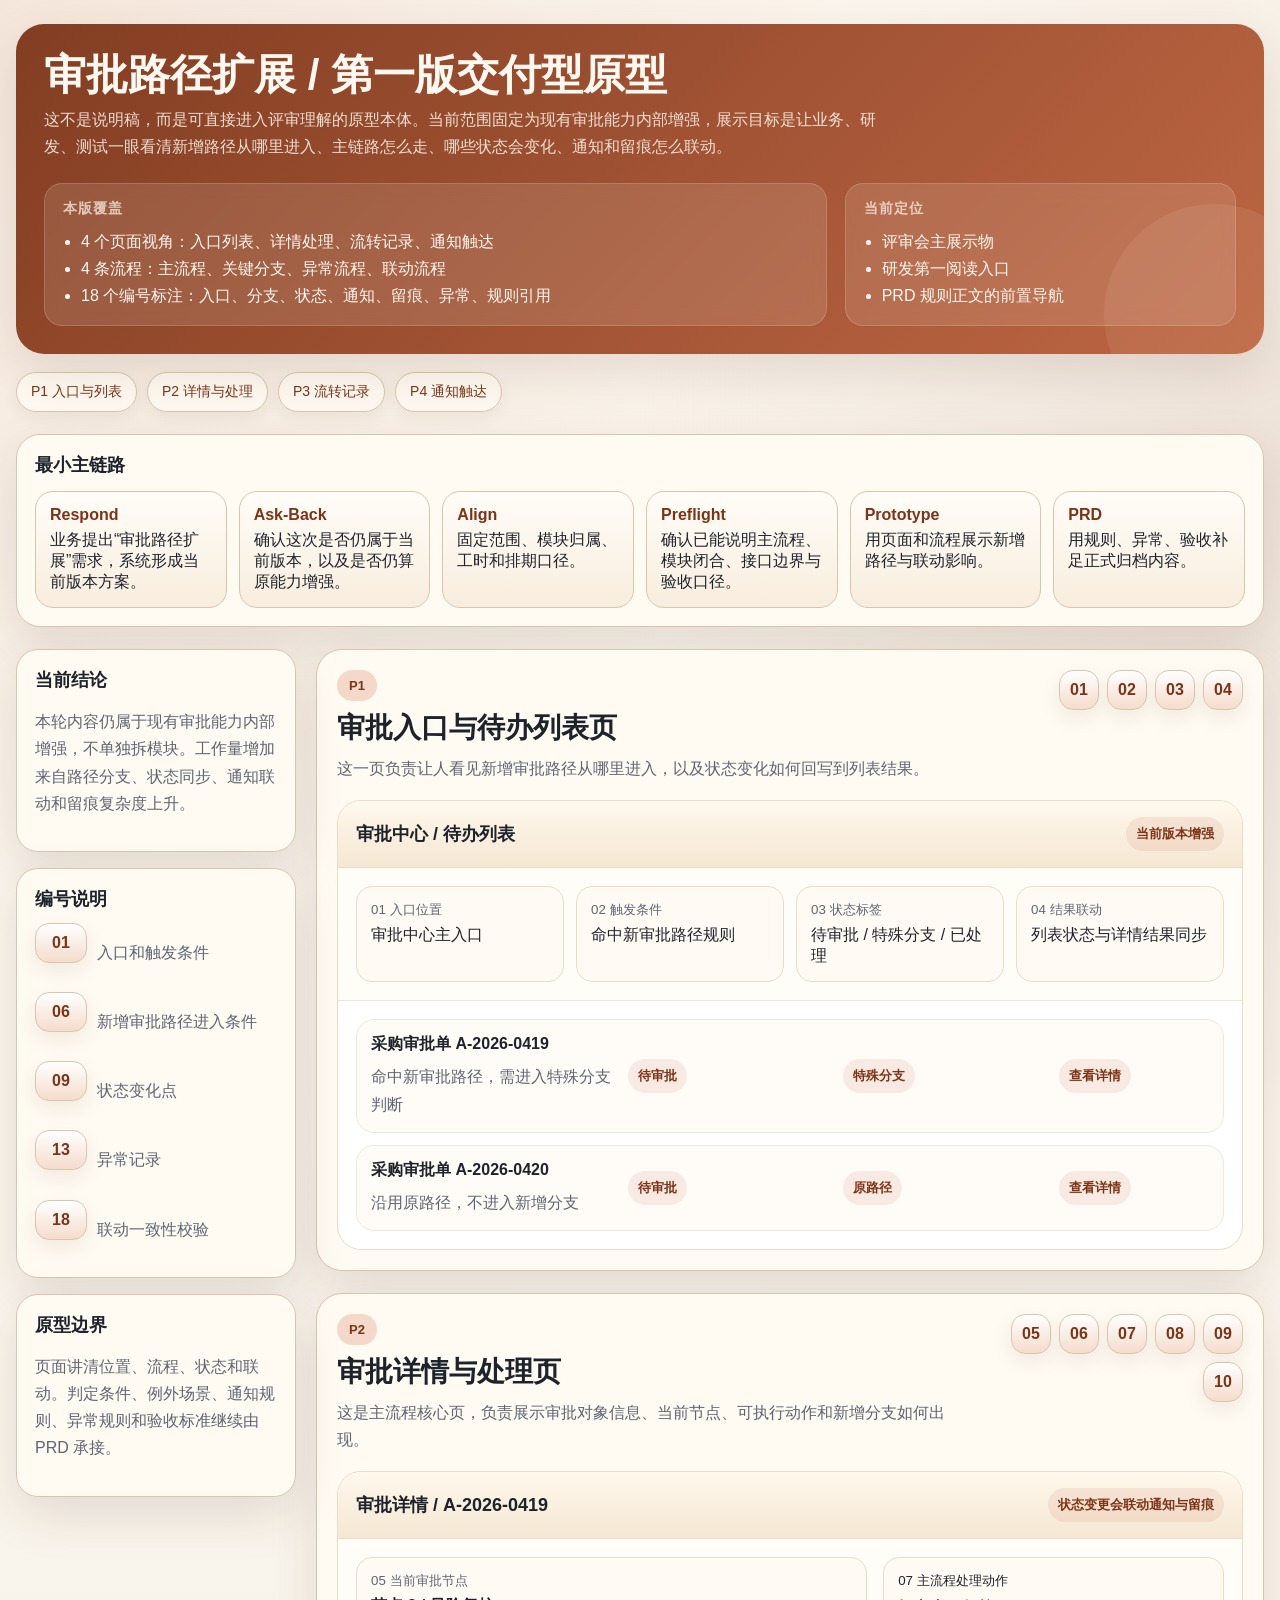
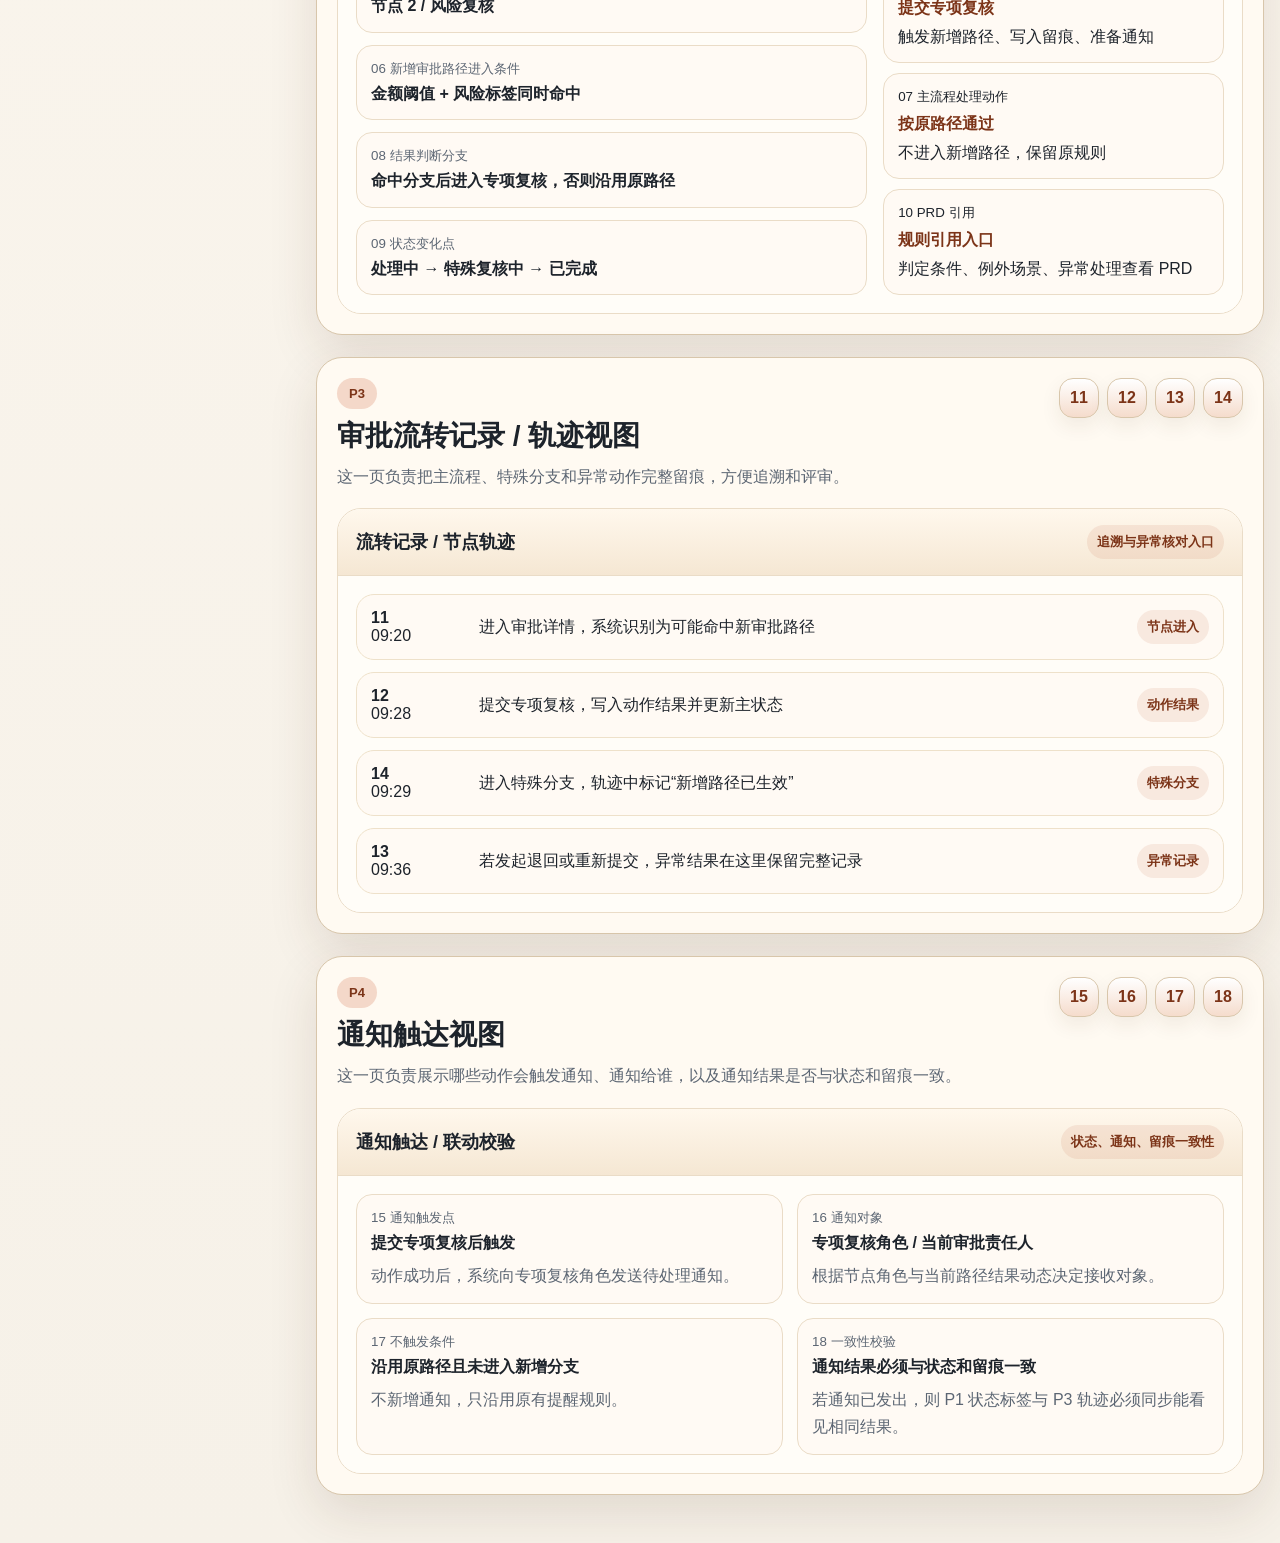
<file: deliverables/prototype-v1/index.html>
<!DOCTYPE html>
<html lang="zh-CN">
<head>
  <meta charset="UTF-8">
  <meta name="viewport" content="width=device-width, initial-scale=1.0">
  <title>审批路径扩展 - 第一版交付型原型</title>
  <style>
    :root {
      --bg: #f6f1e8;
      --surface: #fffaf2;
      --surface-strong: #f0e3cf;
      --ink: #1d232b;
      --muted: #5c6673;
      --line: #d8c6ab;
      --accent: #b6542d;
      --accent-soft: #f4d8c9;
      --accent-deep: #7c3418;
      --ok: #2d6a4f;
      --warn: #9f4f1f;
      --shadow: 0 18px 50px rgba(71, 45, 21, 0.12);
      --radius: 20px;
    }

    * {
      box-sizing: border-box;
    }

    body {
      margin: 0;
      font-family: "Microsoft YaHei UI", "PingFang SC", "Noto Sans SC", sans-serif;
      color: var(--ink);
      background:
        radial-gradient(circle at top left, rgba(182, 84, 45, 0.10), transparent 28%),
        radial-gradient(circle at right 15%, rgba(124, 52, 24, 0.10), transparent 22%),
        linear-gradient(180deg, #fcf7ef 0%, var(--bg) 100%);
    }

    a {
      color: inherit;
      text-decoration: none;
    }

    .shell {
      width: min(1280px, calc(100vw - 32px));
      margin: 24px auto 48px;
    }

    .hero {
      background: linear-gradient(135deg, rgba(124, 52, 24, 0.95), rgba(182, 84, 45, 0.88));
      color: #fff8f0;
      border-radius: 28px;
      padding: 28px;
      box-shadow: var(--shadow);
      position: relative;
      overflow: hidden;
    }

    .hero::after {
      content: "";
      position: absolute;
      inset: auto -60px -70px auto;
      width: 220px;
      height: 220px;
      border-radius: 50%;
      background: rgba(255, 243, 231, 0.08);
    }

    .hero h1 {
      margin: 0 0 8px;
      font-size: clamp(28px, 4vw, 42px);
      line-height: 1.1;
    }

    .hero p {
      margin: 0;
      max-width: 840px;
      color: rgba(255, 248, 240, 0.86);
      line-height: 1.7;
    }

    .hero-grid {
      display: grid;
      grid-template-columns: 2fr 1fr;
      gap: 18px;
      margin-top: 22px;
    }

    .hero-card {
      background: rgba(255, 248, 240, 0.12);
      border: 1px solid rgba(255, 244, 235, 0.16);
      border-radius: 18px;
      padding: 16px 18px;
      backdrop-filter: blur(8px);
    }

    .hero-card h2 {
      margin: 0 0 10px;
      font-size: 14px;
      letter-spacing: 0.08em;
      text-transform: uppercase;
      color: rgba(255, 245, 236, 0.72);
    }

    .hero-card ul {
      margin: 0;
      padding-left: 18px;
      line-height: 1.7;
    }

    .sticky-nav {
      display: flex;
      flex-wrap: wrap;
      gap: 10px;
      margin: 18px 0 22px;
    }

    .chip {
      padding: 10px 14px;
      background: rgba(255, 250, 242, 0.96);
      border: 1px solid var(--line);
      border-radius: 999px;
      color: var(--accent-deep);
      font-size: 14px;
      box-shadow: 0 6px 16px rgba(71, 45, 21, 0.06);
    }

    .flowbar {
      background: var(--surface);
      border: 1px solid var(--line);
      border-radius: 24px;
      padding: 18px;
      box-shadow: var(--shadow);
      margin-bottom: 22px;
    }

    .flowbar h2 {
      margin: 0 0 14px;
      font-size: 18px;
    }

    .flowline {
      display: grid;
      grid-template-columns: repeat(6, minmax(0, 1fr));
      gap: 12px;
    }

    .flow-step {
      background: linear-gradient(180deg, #fffdf8, #f8edde);
      border: 1px solid var(--line);
      border-radius: 18px;
      padding: 14px;
      min-height: 110px;
      position: relative;
    }

    .flow-step strong {
      display: block;
      margin-bottom: 6px;
      color: var(--accent-deep);
    }

    .layout {
      display: grid;
      grid-template-columns: 280px 1fr;
      gap: 20px;
      align-items: start;
    }

    .sidebar {
      position: sticky;
      top: 18px;
      display: grid;
      gap: 16px;
    }

    .panel {
      background: var(--surface);
      border: 1px solid var(--line);
      border-radius: 22px;
      padding: 18px;
      box-shadow: var(--shadow);
    }

    .panel h3 {
      margin: 0 0 12px;
      font-size: 18px;
    }

    .panel p,
    .panel li {
      color: var(--muted);
      line-height: 1.7;
    }

    .screen-stack {
      display: grid;
      gap: 22px;
    }

    .screen {
      background: var(--surface);
      border: 1px solid var(--line);
      border-radius: 26px;
      padding: 20px;
      box-shadow: var(--shadow);
    }

    .screen-top {
      display: flex;
      justify-content: space-between;
      align-items: start;
      gap: 16px;
      margin-bottom: 18px;
    }

    .screen-tag {
      display: inline-flex;
      padding: 8px 12px;
      border-radius: 999px;
      background: var(--accent-soft);
      color: var(--accent-deep);
      font-weight: 700;
      font-size: 13px;
      margin-bottom: 8px;
    }

    .screen h2 {
      margin: 0;
      font-size: 28px;
    }

    .screen p {
      margin: 8px 0 0;
      color: var(--muted);
      line-height: 1.7;
    }

    .annotation-strip {
      display: flex;
      flex-wrap: wrap;
      gap: 8px;
      justify-content: flex-end;
      max-width: 360px;
    }

    .anno {
      min-width: 40px;
      height: 40px;
      border-radius: 14px;
      display: inline-flex;
      align-items: center;
      justify-content: center;
      background: linear-gradient(180deg, #fff, #f5dccc);
      border: 1px solid var(--line);
      color: var(--accent-deep);
      font-weight: 800;
      box-shadow: 0 8px 20px rgba(71, 45, 21, 0.08);
    }

    .mock {
      border-radius: 24px;
      background: #fff;
      border: 1px solid #eadcc7;
      overflow: hidden;
    }

    .mock-header {
      display: flex;
      justify-content: space-between;
      align-items: center;
      padding: 16px 18px;
      background: linear-gradient(180deg, #fff8ed, #f5e7d3);
      border-bottom: 1px solid #eadcc7;
    }

    .mock-header strong {
      font-size: 18px;
    }

    .mock-toolbar,
    .grid,
    .detail-grid,
    .timeline,
    .notify-grid {
      padding: 18px;
    }

    .mock-toolbar {
      display: grid;
      grid-template-columns: repeat(4, minmax(0, 1fr));
      gap: 12px;
      background: #fffdf8;
      border-bottom: 1px solid #f0e7db;
    }

    .field,
    .stat,
    .action-card,
    .notify-card,
    .legend {
      background: #fffaf4;
      border: 1px solid #eadcc7;
      border-radius: 16px;
      padding: 14px;
    }

    .field small,
    .stat small,
    .legend small,
    .notify-card small {
      display: block;
      color: var(--muted);
      margin-bottom: 6px;
    }

    .grid {
      display: grid;
      gap: 12px;
    }

    .row {
      display: grid;
      grid-template-columns: 1.2fr 1fr 1fr 150px;
      gap: 12px;
      align-items: center;
      background: #fffcf7;
      border: 1px solid #f0e7db;
      border-radius: 18px;
      padding: 14px;
    }

    .badge {
      display: inline-flex;
      align-items: center;
      gap: 8px;
      padding: 8px 10px;
      border-radius: 999px;
      background: rgba(182, 84, 45, 0.10);
      color: var(--accent-deep);
      font-weight: 700;
      font-size: 13px;
    }

    .detail-grid {
      display: grid;
      grid-template-columns: 1.2fr 0.8fr;
      gap: 16px;
      background: #fffdf8;
    }

    .stack {
      display: grid;
      gap: 12px;
    }

    .actions {
      display: grid;
      gap: 10px;
    }

    .action-card {
      display: grid;
      gap: 8px;
    }

    .action-card strong {
      color: var(--accent-deep);
    }

    .timeline {
      display: grid;
      gap: 12px;
      background: #fffdf8;
    }

    .timeline-item {
      display: grid;
      grid-template-columns: 96px 1fr auto;
      gap: 12px;
      align-items: center;
      border: 1px solid #eee1ca;
      border-radius: 18px;
      padding: 14px;
      background: #fffaf4;
    }

    .notify-grid {
      display: grid;
      grid-template-columns: repeat(2, minmax(0, 1fr));
      gap: 14px;
      background: #fffdf8;
    }

    .legend-list {
      display: grid;
      gap: 10px;
    }

    .legend-item {
      display: grid;
      grid-template-columns: 52px 1fr;
      gap: 10px;
      align-items: start;
    }

    .legend-item .anno {
      width: 52px;
    }

    @media (max-width: 1024px) {
      .hero-grid,
      .layout,
      .detail-grid,
      .notify-grid,
      .flowline {
        grid-template-columns: 1fr;
      }

      .sidebar {
        position: static;
      }

      .mock-toolbar,
      .row,
      .timeline-item {
        grid-template-columns: 1fr;
      }

      .annotation-strip {
        justify-content: start;
      }
    }
  </style>
</head>
<body>
  <div class="shell">
    <section class="hero">
      <h1>审批路径扩展 / 第一版交付型原型</h1>
      <p>这不是说明稿，而是可直接进入评审理解的原型本体。当前范围固定为现有审批能力内部增强，展示目标是让业务、研发、测试一眼看清新增路径从哪里进入、主链路怎么走、哪些状态会变化、通知和留痕怎么联动。</p>
      <div class="hero-grid">
        <div class="hero-card">
          <h2>本版覆盖</h2>
          <ul>
            <li>4 个页面视角：入口列表、详情处理、流转记录、通知触达</li>
            <li>4 条流程：主流程、关键分支、异常流程、联动流程</li>
            <li>18 个编号标注：入口、分支、状态、通知、留痕、异常、规则引用</li>
          </ul>
        </div>
        <div class="hero-card">
          <h2>当前定位</h2>
          <ul>
            <li>评审会主展示物</li>
            <li>研发第一阅读入口</li>
            <li>PRD 规则正文的前置导航</li>
          </ul>
        </div>
      </div>
    </section>

    <nav class="sticky-nav">
      <a class="chip" href="#p1">P1 入口与列表</a>
      <a class="chip" href="#p2">P2 详情与处理</a>
      <a class="chip" href="#p3">P3 流转记录</a>
      <a class="chip" href="#p4">P4 通知触达</a>
    </nav>

    <section class="flowbar">
      <h2>最小主链路</h2>
      <div class="flowline">
        <div class="flow-step"><strong>Respond</strong> 业务提出“审批路径扩展”需求，系统形成当前版本方案。</div>
        <div class="flow-step"><strong>Ask-Back</strong> 确认这次是否仍属于当前版本，以及是否仍算原能力增强。</div>
        <div class="flow-step"><strong>Align</strong> 固定范围、模块归属、工时和排期口径。</div>
        <div class="flow-step"><strong>Preflight</strong> 确认已能说明主流程、模块闭合、接口边界与验收口径。</div>
        <div class="flow-step"><strong>Prototype</strong> 用页面和流程展示新增路径与联动影响。</div>
        <div class="flow-step"><strong>PRD</strong> 用规则、异常、验收补足正式归档内容。</div>
      </div>
    </section>

    <div class="layout">
      <aside class="sidebar">
        <section class="panel">
          <h3>当前结论</h3>
          <p>本轮内容仍属于现有审批能力内部增强，不单独拆模块。工作量增加来自路径分支、状态同步、通知联动和留痕复杂度上升。</p>
        </section>
        <section class="panel">
          <h3>编号说明</h3>
          <div class="legend-list">
            <div class="legend-item"><span class="anno">01</span><p>入口和触发条件</p></div>
            <div class="legend-item"><span class="anno">06</span><p>新增审批路径进入条件</p></div>
            <div class="legend-item"><span class="anno">09</span><p>状态变化点</p></div>
            <div class="legend-item"><span class="anno">13</span><p>异常记录</p></div>
            <div class="legend-item"><span class="anno">18</span><p>联动一致性校验</p></div>
          </div>
        </section>
        <section class="panel">
          <h3>原型边界</h3>
          <p>页面讲清位置、流程、状态和联动。判定条件、例外场景、通知规则、异常规则和验收标准继续由 PRD 承接。</p>
        </section>
      </aside>

      <main class="screen-stack">
        <section class="screen" id="p1">
          <div class="screen-top">
            <div>
              <span class="screen-tag">P1</span>
              <h2>审批入口与待办列表页</h2>
              <p>这一页负责让人看见新增审批路径从哪里进入，以及状态变化如何回写到列表结果。</p>
            </div>
            <div class="annotation-strip">
              <span class="anno">01</span>
              <span class="anno">02</span>
              <span class="anno">03</span>
              <span class="anno">04</span>
            </div>
          </div>
          <div class="mock">
            <div class="mock-header">
              <strong>审批中心 / 待办列表</strong>
              <span class="badge">当前版本增强</span>
            </div>
            <div class="mock-toolbar">
              <div class="field"><small>01 入口位置</small>审批中心主入口</div>
              <div class="field"><small>02 触发条件</small>命中新审批路径规则</div>
              <div class="field"><small>03 状态标签</small>待审批 / 特殊分支 / 已处理</div>
              <div class="field"><small>04 结果联动</small>列表状态与详情结果同步</div>
            </div>
            <div class="grid">
              <div class="row">
                <div>
                  <strong>采购审批单 A-2026-0419</strong>
                  <p>命中新审批路径，需进入特殊分支判断</p>
                </div>
                <div><span class="badge">待审批</span></div>
                <div><span class="badge">特殊分支</span></div>
                <div><span class="badge">查看详情</span></div>
              </div>
              <div class="row">
                <div>
                  <strong>采购审批单 A-2026-0420</strong>
                  <p>沿用原路径，不进入新增分支</p>
                </div>
                <div><span class="badge">待审批</span></div>
                <div><span class="badge">原路径</span></div>
                <div><span class="badge">查看详情</span></div>
              </div>
            </div>
          </div>
        </section>

        <section class="screen" id="p2">
          <div class="screen-top">
            <div>
              <span class="screen-tag">P2</span>
              <h2>审批详情与处理页</h2>
              <p>这是主流程核心页，负责展示审批对象信息、当前节点、可执行动作和新增分支如何出现。</p>
            </div>
            <div class="annotation-strip">
              <span class="anno">05</span>
              <span class="anno">06</span>
              <span class="anno">07</span>
              <span class="anno">08</span>
              <span class="anno">09</span>
              <span class="anno">10</span>
            </div>
          </div>
          <div class="mock">
            <div class="mock-header">
              <strong>审批详情 / A-2026-0419</strong>
              <span class="badge">状态变更会联动通知与留痕</span>
            </div>
            <div class="detail-grid">
              <div class="stack">
                <div class="stat"><small>05 当前审批节点</small><strong>节点 2 / 风险复核</strong></div>
                <div class="stat"><small>06 新增审批路径进入条件</small><strong>金额阈值 + 风险标签同时命中</strong></div>
                <div class="stat"><small>08 结果判断分支</small><strong>命中分支后进入专项复核，否则沿用原路径</strong></div>
                <div class="stat"><small>09 状态变化点</small><strong>处理中 → 特殊复核中 → 已完成</strong></div>
              </div>
              <div class="actions">
                <div class="action-card">
                  <small>07 主流程处理动作</small>
                  <strong>提交专项复核</strong>
                  <span>触发新增路径、写入留痕、准备通知</span>
                </div>
                <div class="action-card">
                  <small>07 主流程处理动作</small>
                  <strong>按原路径通过</strong>
                  <span>不进入新增路径，保留原规则</span>
                </div>
                <div class="action-card">
                  <small>10 PRD 引用</small>
                  <strong>规则引用入口</strong>
                  <span>判定条件、例外场景、异常处理查看 PRD</span>
                </div>
              </div>
            </div>
          </div>
        </section>

        <section class="screen" id="p3">
          <div class="screen-top">
            <div>
              <span class="screen-tag">P3</span>
              <h2>审批流转记录 / 轨迹视图</h2>
              <p>这一页负责把主流程、特殊分支和异常动作完整留痕，方便追溯和评审。</p>
            </div>
            <div class="annotation-strip">
              <span class="anno">11</span>
              <span class="anno">12</span>
              <span class="anno">13</span>
              <span class="anno">14</span>
            </div>
          </div>
          <div class="mock">
            <div class="mock-header">
              <strong>流转记录 / 节点轨迹</strong>
              <span class="badge">追溯与异常核对入口</span>
            </div>
            <div class="timeline">
              <div class="timeline-item">
                <div><strong>11</strong><br>09:20</div>
                <div>进入审批详情，系统识别为可能命中新审批路径</div>
                <div><span class="badge">节点进入</span></div>
              </div>
              <div class="timeline-item">
                <div><strong>12</strong><br>09:28</div>
                <div>提交专项复核，写入动作结果并更新主状态</div>
                <div><span class="badge">动作结果</span></div>
              </div>
              <div class="timeline-item">
                <div><strong>14</strong><br>09:29</div>
                <div>进入特殊分支，轨迹中标记“新增路径已生效”</div>
                <div><span class="badge">特殊分支</span></div>
              </div>
              <div class="timeline-item">
                <div><strong>13</strong><br>09:36</div>
                <div>若发起退回或重新提交，异常结果在这里保留完整记录</div>
                <div><span class="badge">异常记录</span></div>
              </div>
            </div>
          </div>
        </section>

        <section class="screen" id="p4">
          <div class="screen-top">
            <div>
              <span class="screen-tag">P4</span>
              <h2>通知触达视图</h2>
              <p>这一页负责展示哪些动作会触发通知、通知给谁，以及通知结果是否与状态和留痕一致。</p>
            </div>
            <div class="annotation-strip">
              <span class="anno">15</span>
              <span class="anno">16</span>
              <span class="anno">17</span>
              <span class="anno">18</span>
            </div>
          </div>
          <div class="mock">
            <div class="mock-header">
              <strong>通知触达 / 联动校验</strong>
              <span class="badge">状态、通知、留痕一致性</span>
            </div>
            <div class="notify-grid">
              <div class="notify-card">
                <small>15 通知触发点</small>
                <strong>提交专项复核后触发</strong>
                <p>动作成功后，系统向专项复核角色发送待处理通知。</p>
              </div>
              <div class="notify-card">
                <small>16 通知对象</small>
                <strong>专项复核角色 / 当前审批责任人</strong>
                <p>根据节点角色与当前路径结果动态决定接收对象。</p>
              </div>
              <div class="notify-card">
                <small>17 不触发条件</small>
                <strong>沿用原路径且未进入新增分支</strong>
                <p>不新增通知，只沿用原有提醒规则。</p>
              </div>
              <div class="notify-card">
                <small>18 一致性校验</small>
                <strong>通知结果必须与状态和留痕一致</strong>
                <p>若通知已发出，则 P1 状态标签与 P3 轨迹必须同步能看见相同结果。</p>
              </div>
            </div>
          </div>
        </section>
      </main>
    </div>
  </div>
</body>
</html>
</file>
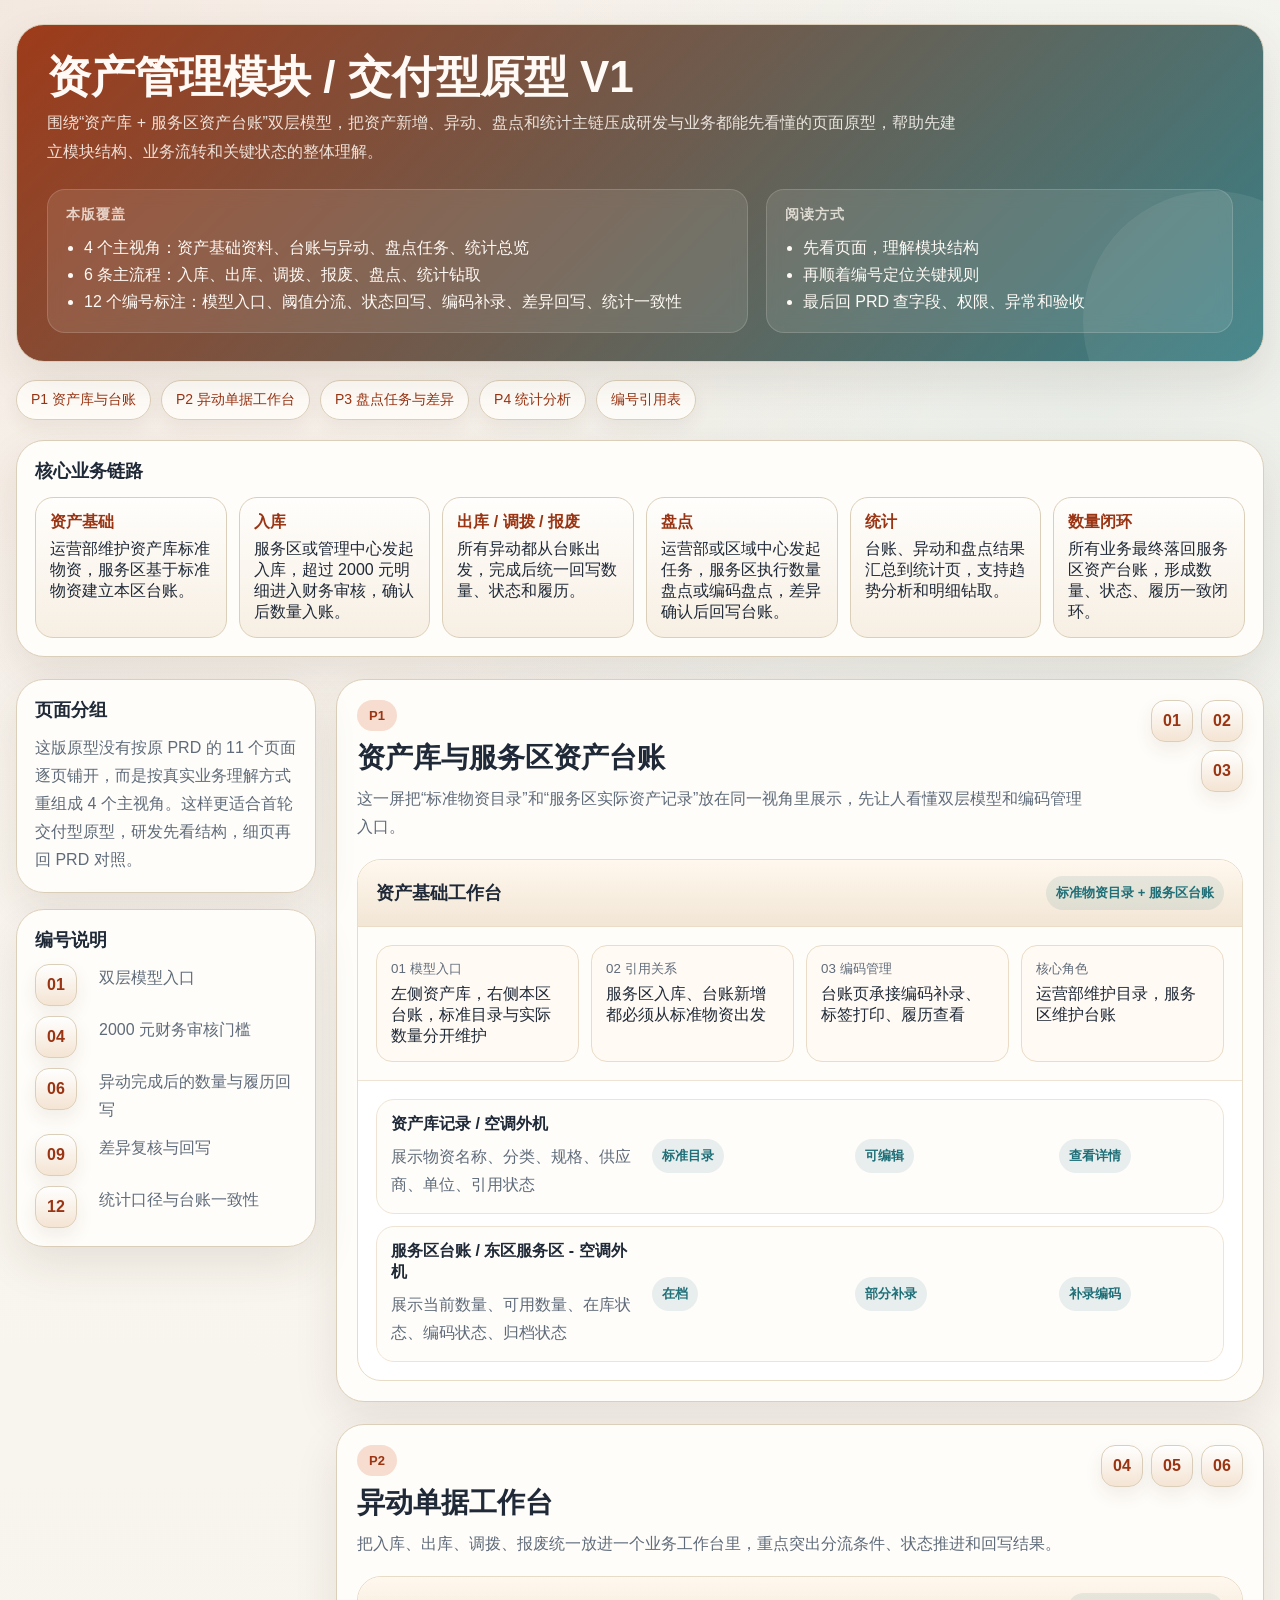
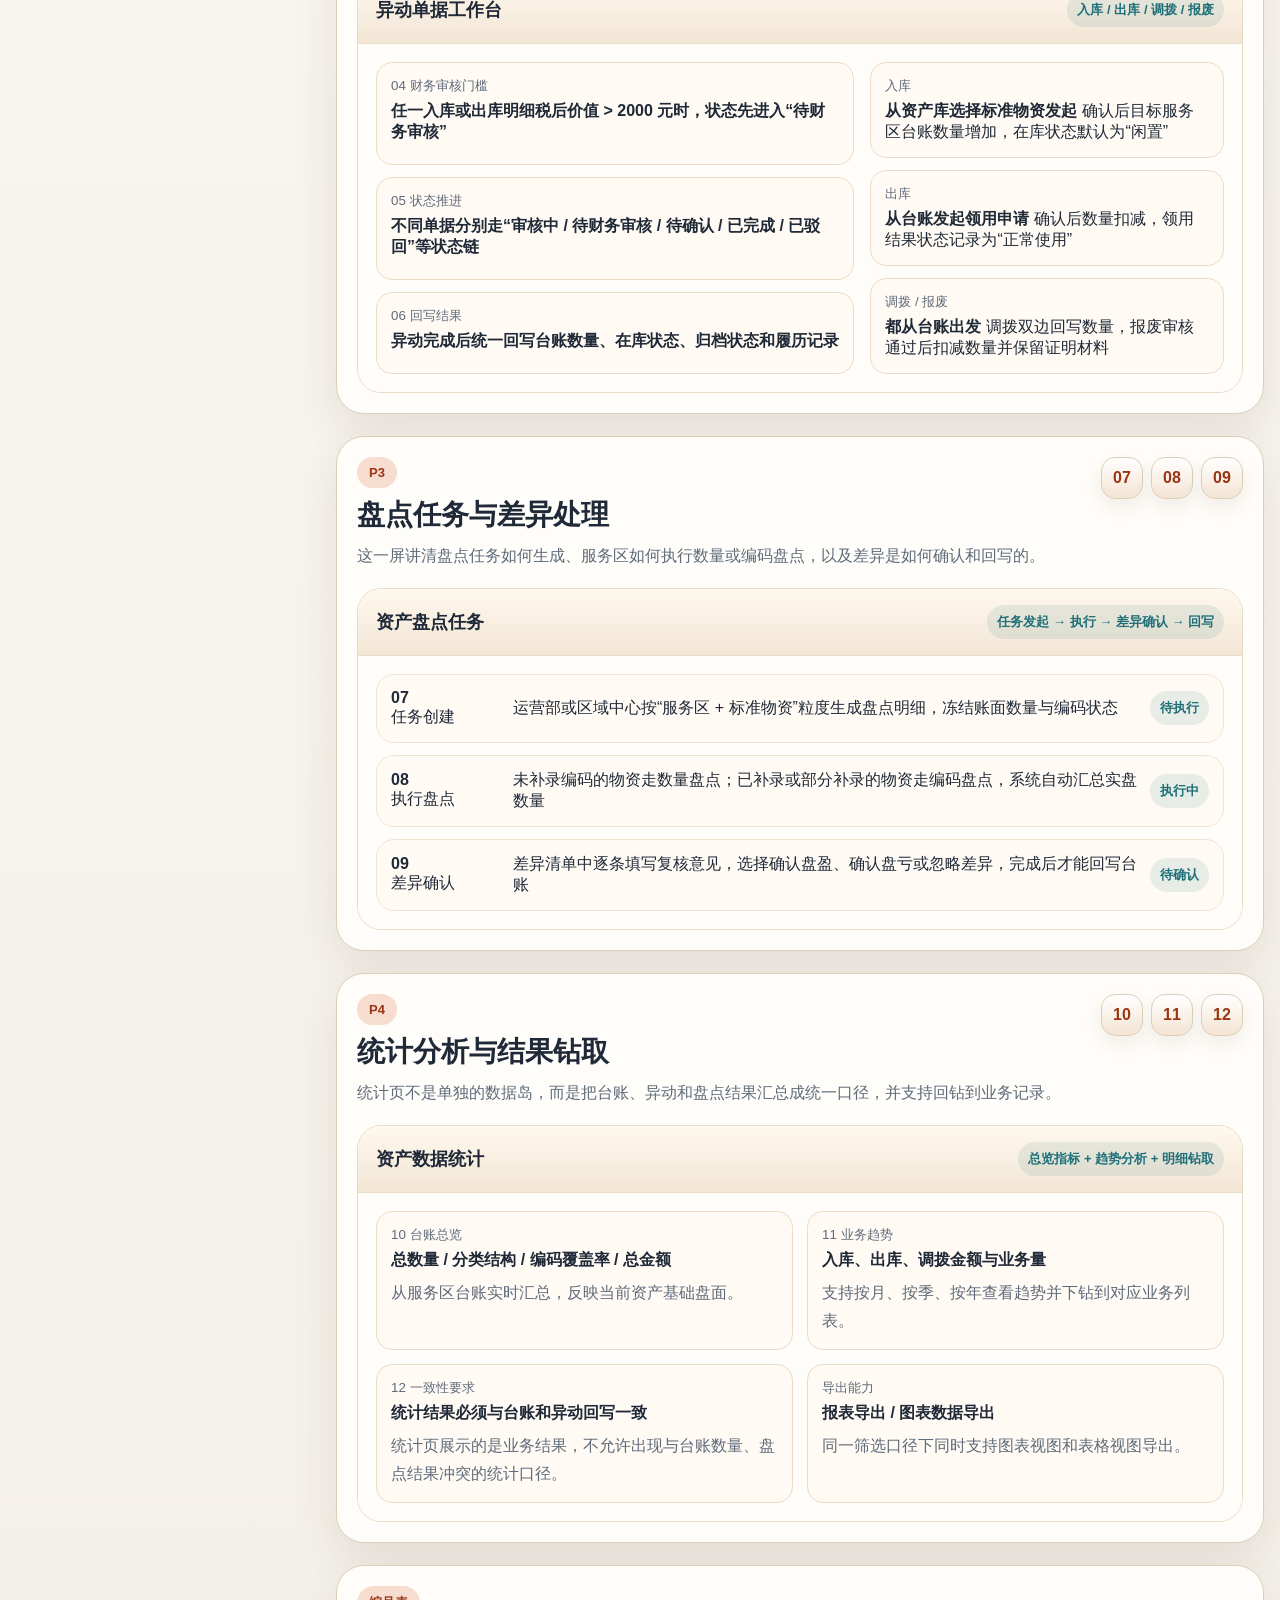
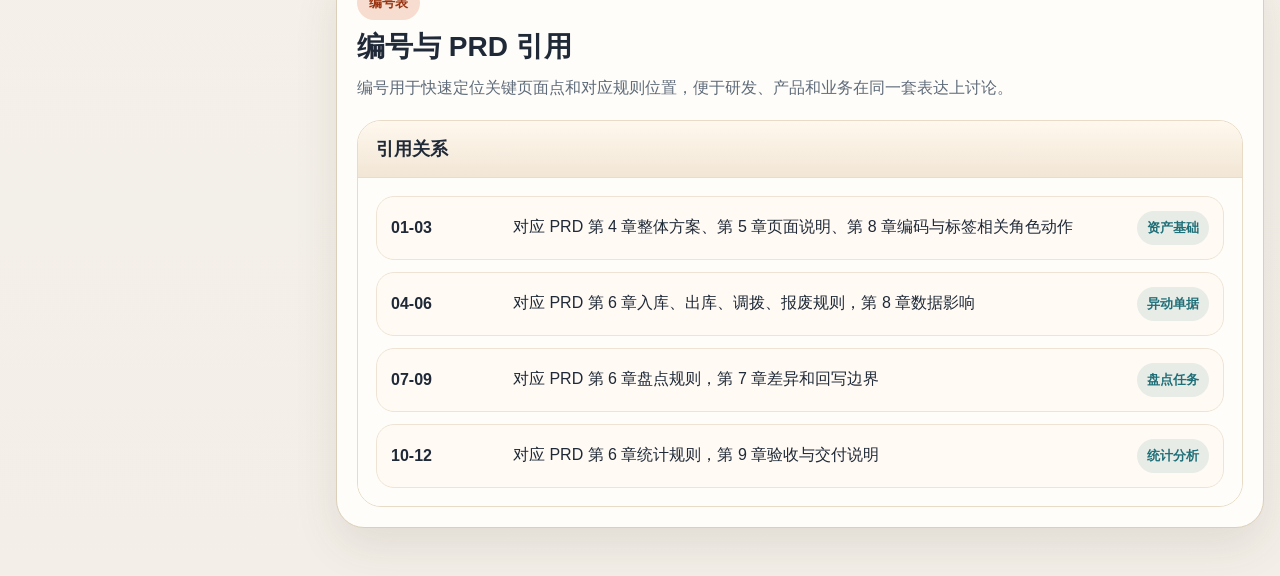
<file: docs/ohmypm/deliverables/asset-mgmt-prototype-v1/index.html>
<!DOCTYPE html>
<html lang="zh-CN">
<head>
  <meta charset="UTF-8">
  <meta name="viewport" content="width=device-width, initial-scale=1.0">
  <title>资产管理模块 - 交付型原型 V1</title>
  <style>
    :root {
      --bg: #f3efe8;
      --paper: #fffdf9;
      --panel: #f8f2e8;
      --line: #dccfb9;
      --text: #1f2937;
      --muted: #5f6b7a;
      --brand: #9a3412;
      --brand-soft: #f6ddcf;
      --accent: #1f6f78;
      --ok: #2f6f4f;
      --warn: #9f5a1b;
      --shadow: 0 18px 44px rgba(73, 53, 28, 0.10);
      --radius: 22px;
    }

    * { box-sizing: border-box; }

    body {
      margin: 0;
      font-family: "Microsoft YaHei UI", "PingFang SC", "Noto Sans SC", sans-serif;
      color: var(--text);
      background:
        radial-gradient(circle at top left, rgba(154, 52, 18, 0.08), transparent 26%),
        radial-gradient(circle at 85% 10%, rgba(31, 111, 120, 0.08), transparent 20%),
        linear-gradient(180deg, #fbf8f2 0%, var(--bg) 100%);
    }

    .shell {
      width: min(1380px, calc(100vw - 32px));
      margin: 24px auto 48px;
    }

    .hero,
    .flowbar,
    .panel,
    .screen {
      background: var(--paper);
      border: 1px solid var(--line);
      border-radius: 28px;
      box-shadow: var(--shadow);
    }

    .hero {
      padding: 28px 30px;
      background: linear-gradient(135deg, rgba(154, 52, 18, 0.96), rgba(31, 111, 120, 0.88));
      color: #fffaf5;
      position: relative;
      overflow: hidden;
    }

    .hero::after {
      content: "";
      position: absolute;
      right: -80px;
      bottom: -90px;
      width: 260px;
      height: 260px;
      border-radius: 50%;
      background: rgba(255, 248, 241, 0.08);
    }

    .hero h1 {
      margin: 0 0 8px;
      font-size: clamp(30px, 4vw, 44px);
      line-height: 1.1;
    }

    .hero p {
      margin: 0;
      max-width: 920px;
      line-height: 1.8;
      color: rgba(255, 250, 245, 0.86);
    }

    .hero-grid {
      display: grid;
      grid-template-columns: 1.5fr 1fr;
      gap: 18px;
      margin-top: 22px;
    }

    .hero-card {
      border: 1px solid rgba(255, 248, 241, 0.16);
      background: rgba(255, 248, 241, 0.10);
      border-radius: 18px;
      padding: 16px 18px;
      backdrop-filter: blur(8px);
    }

    .hero-card h2 {
      margin: 0 0 10px;
      font-size: 14px;
      letter-spacing: 0.08em;
      text-transform: uppercase;
      color: rgba(255, 248, 241, 0.76);
    }

    .hero-card ul {
      margin: 0;
      padding-left: 18px;
      line-height: 1.7;
    }

    .sticky-nav {
      display: flex;
      flex-wrap: wrap;
      gap: 10px;
      margin: 18px 0 20px;
    }

    .chip {
      padding: 10px 14px;
      border-radius: 999px;
      border: 1px solid var(--line);
      background: rgba(255, 253, 249, 0.96);
      color: var(--brand);
      font-size: 14px;
      box-shadow: 0 8px 18px rgba(73, 53, 28, 0.06);
      text-decoration: none;
    }

    .flowbar {
      padding: 18px;
      margin-bottom: 22px;
    }

    .flowbar h2 {
      margin: 0 0 14px;
      font-size: 18px;
    }

    .flowline {
      display: grid;
      grid-template-columns: repeat(6, minmax(0, 1fr));
      gap: 12px;
    }

    .flow-step {
      min-height: 116px;
      padding: 14px;
      border-radius: 18px;
      border: 1px solid var(--line);
      background: linear-gradient(180deg, #fffefc, #f7efe3);
    }

    .flow-step strong {
      display: block;
      margin-bottom: 6px;
      color: var(--brand);
    }

    .layout {
      display: grid;
      grid-template-columns: 300px 1fr;
      gap: 20px;
      align-items: start;
    }

    .sidebar {
      position: sticky;
      top: 18px;
      display: grid;
      gap: 16px;
    }

    .panel {
      padding: 18px;
    }

    .panel h3 {
      margin: 0 0 12px;
      font-size: 18px;
    }

    .panel p,
    .panel li {
      margin: 0;
      line-height: 1.75;
      color: var(--muted);
    }

    .legend-list {
      display: grid;
      gap: 10px;
    }

    .legend-item {
      display: grid;
      grid-template-columns: 54px 1fr;
      gap: 10px;
      align-items: start;
    }

    .screen-stack {
      display: grid;
      gap: 22px;
    }

    .screen {
      padding: 20px;
    }

    .screen-top {
      display: flex;
      justify-content: space-between;
      align-items: start;
      gap: 16px;
      margin-bottom: 18px;
    }

    .screen-tag {
      display: inline-flex;
      padding: 8px 12px;
      border-radius: 999px;
      background: var(--brand-soft);
      color: var(--brand);
      font-weight: 700;
      font-size: 13px;
      margin-bottom: 8px;
    }

    .screen h2 {
      margin: 0;
      font-size: 28px;
    }

    .screen p {
      margin: 8px 0 0;
      line-height: 1.75;
      color: var(--muted);
    }

    .annotation-strip {
      display: flex;
      flex-wrap: wrap;
      gap: 8px;
      justify-content: flex-end;
      max-width: 360px;
    }

    .anno {
      width: 42px;
      height: 42px;
      display: inline-flex;
      align-items: center;
      justify-content: center;
      border-radius: 14px;
      border: 1px solid var(--line);
      background: linear-gradient(180deg, #fff, #f4e4d3);
      color: var(--brand);
      font-weight: 800;
      box-shadow: 0 8px 18px rgba(73, 53, 28, 0.08);
    }

    .mock {
      border: 1px solid #e8dcc7;
      border-radius: 24px;
      background: #fff;
      overflow: hidden;
    }

    .mock-header {
      display: flex;
      justify-content: space-between;
      align-items: center;
      gap: 12px;
      padding: 16px 18px;
      background: linear-gradient(180deg, #fff8ee, #f2e6d5);
      border-bottom: 1px solid #eadcc7;
    }

    .mock-header strong {
      font-size: 18px;
    }

    .badge {
      display: inline-flex;
      align-items: center;
      gap: 8px;
      padding: 8px 10px;
      border-radius: 999px;
      background: rgba(31, 111, 120, 0.10);
      color: var(--accent);
      font-size: 13px;
      font-weight: 700;
    }

    .mock-toolbar,
    .grid,
    .detail-grid,
    .timeline,
    .stats-grid {
      padding: 18px;
    }

    .mock-toolbar {
      display: grid;
      grid-template-columns: repeat(4, minmax(0, 1fr));
      gap: 12px;
      background: #fffdf9;
      border-bottom: 1px solid #efe4d4;
    }

    .field,
    .stat,
    .action-card,
    .metric-card {
      border: 1px solid #eadcc7;
      border-radius: 16px;
      background: #fffaf4;
      padding: 14px;
    }

    .field small,
    .stat small,
    .action-card small,
    .metric-card small {
      display: block;
      margin-bottom: 6px;
      color: var(--muted);
    }

    .grid {
      display: grid;
      gap: 12px;
    }

    .row {
      display: grid;
      grid-template-columns: 1.3fr 1fr 1fr 150px;
      gap: 12px;
      align-items: center;
      border: 1px solid #efe4d4;
      border-radius: 18px;
      background: #fffdfa;
      padding: 14px;
    }

    .detail-grid {
      display: grid;
      grid-template-columns: 1.15fr 0.85fr;
      gap: 16px;
      background: #fffdf9;
    }

    .stack,
    .actions {
      display: grid;
      gap: 12px;
    }

    .timeline {
      display: grid;
      gap: 12px;
      background: #fffdf9;
    }

    .timeline-item {
      display: grid;
      grid-template-columns: 110px 1fr auto;
      gap: 12px;
      align-items: center;
      border: 1px solid #efe4d4;
      border-radius: 18px;
      padding: 14px;
      background: #fffaf4;
    }

    .stats-grid {
      display: grid;
      grid-template-columns: repeat(2, minmax(0, 1fr));
      gap: 14px;
      background: #fffdf9;
    }

    @media (max-width: 1100px) {
      .hero-grid,
      .layout,
      .detail-grid,
      .stats-grid,
      .flowline {
        grid-template-columns: 1fr;
      }

      .sidebar {
        position: static;
      }

      .mock-toolbar,
      .row,
      .timeline-item {
        grid-template-columns: 1fr;
      }

      .annotation-strip {
        justify-content: start;
      }
    }
  </style>
</head>
<body>
  <div class="shell">
    <section class="hero">
      <h1>资产管理模块 / 交付型原型 V1</h1>
      <p>围绕“资产库 + 服务区资产台账”双层模型，把资产新增、异动、盘点和统计主链压成研发与业务都能先看懂的页面原型，帮助先建立模块结构、业务流转和关键状态的整体理解。</p>
      <div class="hero-grid">
        <div class="hero-card">
          <h2>本版覆盖</h2>
          <ul>
            <li>4 个主视角：资产基础资料、台账与异动、盘点任务、统计总览</li>
            <li>6 条主流程：入库、出库、调拨、报废、盘点、统计钻取</li>
            <li>12 个编号标注：模型入口、阈值分流、状态回写、编码补录、差异回写、统计一致性</li>
          </ul>
        </div>
        <div class="hero-card">
          <h2>阅读方式</h2>
          <ul>
            <li>先看页面，理解模块结构</li>
            <li>再顺着编号定位关键规则</li>
            <li>最后回 PRD 查字段、权限、异常和验收</li>
          </ul>
        </div>
      </div>
    </section>

    <nav class="sticky-nav">
      <a class="chip" href="#p1">P1 资产库与台账</a>
      <a class="chip" href="#p2">P2 异动单据工作台</a>
      <a class="chip" href="#p3">P3 盘点任务与差异</a>
      <a class="chip" href="#p4">P4 统计分析</a>
      <a class="chip" href="#refs">编号引用表</a>
    </nav>

    <section class="flowbar">
      <h2>核心业务链路</h2>
      <div class="flowline">
        <div class="flow-step"><strong>资产基础</strong> 运营部维护资产库标准物资，服务区基于标准物资建立本区台账。</div>
        <div class="flow-step"><strong>入库</strong> 服务区或管理中心发起入库，超过 2000 元明细进入财务审核，确认后数量入账。</div>
        <div class="flow-step"><strong>出库 / 调拨 / 报废</strong> 所有异动都从台账出发，完成后统一回写数量、状态和履历。</div>
        <div class="flow-step"><strong>盘点</strong> 运营部或区域中心发起任务，服务区执行数量盘点或编码盘点，差异确认后回写台账。</div>
        <div class="flow-step"><strong>统计</strong> 台账、异动和盘点结果汇总到统计页，支持趋势分析和明细钻取。</div>
        <div class="flow-step"><strong>数量闭环</strong> 所有业务最终落回服务区资产台账，形成数量、状态、履历一致闭环。</div>
      </div>
    </section>

    <div class="layout">
      <aside class="sidebar">
        <section class="panel">
          <h3>页面分组</h3>
          <p>这版原型没有按原 PRD 的 11 个页面逐页铺开，而是按真实业务理解方式重组成 4 个主视角。这样更适合首轮交付型原型，研发先看结构，细页再回 PRD 对照。</p>
        </section>
        <section class="panel">
          <h3>编号说明</h3>
          <div class="legend-list">
            <div class="legend-item"><span class="anno">01</span><p>双层模型入口</p></div>
            <div class="legend-item"><span class="anno">04</span><p>2000 元财务审核门槛</p></div>
            <div class="legend-item"><span class="anno">06</span><p>异动完成后的数量与履历回写</p></div>
            <div class="legend-item"><span class="anno">09</span><p>差异复核与回写</p></div>
            <div class="legend-item"><span class="anno">12</span><p>统计口径与台账一致性</p></div>
          </div>
        </section>
      </aside>

      <main class="screen-stack">
        <section class="screen" id="p1">
          <div class="screen-top">
            <div>
              <span class="screen-tag">P1</span>
              <h2>资产库与服务区资产台账</h2>
              <p>这一屏把“标准物资目录”和“服务区实际资产记录”放在同一视角里展示，先让人看懂双层模型和编码管理入口。</p>
            </div>
            <div class="annotation-strip">
              <span class="anno">01</span>
              <span class="anno">02</span>
              <span class="anno">03</span>
            </div>
          </div>
          <div class="mock">
            <div class="mock-header">
              <strong>资产基础工作台</strong>
              <span class="badge">标准物资目录 + 服务区台账</span>
            </div>
            <div class="mock-toolbar">
              <div class="field"><small>01 模型入口</small>左侧资产库，右侧本区台账，标准目录与实际数量分开维护</div>
              <div class="field"><small>02 引用关系</small>服务区入库、台账新增都必须从标准物资出发</div>
              <div class="field"><small>03 编码管理</small>台账页承接编码补录、标签打印、履历查看</div>
              <div class="field"><small>核心角色</small>运营部维护目录，服务区维护台账</div>
            </div>
            <div class="grid">
              <div class="row">
                <div>
                  <strong>资产库记录 / 空调外机</strong>
                  <p>展示物资名称、分类、规格、供应商、单位、引用状态</p>
                </div>
                <div><span class="badge">标准目录</span></div>
                <div><span class="badge">可编辑</span></div>
                <div><span class="badge">查看详情</span></div>
              </div>
              <div class="row">
                <div>
                  <strong>服务区台账 / 东区服务区 - 空调外机</strong>
                  <p>展示当前数量、可用数量、在库状态、编码状态、归档状态</p>
                </div>
                <div><span class="badge">在档</span></div>
                <div><span class="badge">部分补录</span></div>
                <div><span class="badge">补录编码</span></div>
              </div>
            </div>
          </div>
        </section>

        <section class="screen" id="p2">
          <div class="screen-top">
            <div>
              <span class="screen-tag">P2</span>
              <h2>异动单据工作台</h2>
              <p>把入库、出库、调拨、报废统一放进一个业务工作台里，重点突出分流条件、状态推进和回写结果。</p>
            </div>
            <div class="annotation-strip">
              <span class="anno">04</span>
              <span class="anno">05</span>
              <span class="anno">06</span>
            </div>
          </div>
          <div class="mock">
            <div class="mock-header">
              <strong>异动单据工作台</strong>
              <span class="badge">入库 / 出库 / 调拨 / 报废</span>
            </div>
            <div class="detail-grid">
              <div class="stack">
                <div class="stat"><small>04 财务审核门槛</small><strong>任一入库或出库明细税后价值 &gt; 2000 元时，状态先进入“待财务审核”</strong></div>
                <div class="stat"><small>05 状态推进</small><strong>不同单据分别走“审核中 / 待财务审核 / 待确认 / 已完成 / 已驳回”等状态链</strong></div>
                <div class="stat"><small>06 回写结果</small><strong>异动完成后统一回写台账数量、在库状态、归档状态和履历记录</strong></div>
              </div>
              <div class="actions">
                <div class="action-card">
                  <small>入库</small>
                  <strong>从资产库选择标准物资发起</strong>
                  <span>确认后目标服务区台账数量增加，在库状态默认为“闲置”</span>
                </div>
                <div class="action-card">
                  <small>出库</small>
                  <strong>从台账发起领用申请</strong>
                  <span>确认后数量扣减，领用结果状态记录为“正常使用”</span>
                </div>
                <div class="action-card">
                  <small>调拨 / 报废</small>
                  <strong>都从台账出发</strong>
                  <span>调拨双边回写数量，报废审核通过后扣减数量并保留证明材料</span>
                </div>
              </div>
            </div>
          </div>
        </section>

        <section class="screen" id="p3">
          <div class="screen-top">
            <div>
              <span class="screen-tag">P3</span>
              <h2>盘点任务与差异处理</h2>
              <p>这一屏讲清盘点任务如何生成、服务区如何执行数量或编码盘点，以及差异是如何确认和回写的。</p>
            </div>
            <div class="annotation-strip">
              <span class="anno">07</span>
              <span class="anno">08</span>
              <span class="anno">09</span>
            </div>
          </div>
          <div class="mock">
            <div class="mock-header">
              <strong>资产盘点任务</strong>
              <span class="badge">任务发起 → 执行 → 差异确认 → 回写</span>
            </div>
            <div class="timeline">
              <div class="timeline-item">
                <div><strong>07</strong><br>任务创建</div>
                <div>运营部或区域中心按“服务区 + 标准物资”粒度生成盘点明细，冻结账面数量与编码状态</div>
                <div><span class="badge">待执行</span></div>
              </div>
              <div class="timeline-item">
                <div><strong>08</strong><br>执行盘点</div>
                <div>未补录编码的物资走数量盘点；已补录或部分补录的物资走编码盘点，系统自动汇总实盘数量</div>
                <div><span class="badge">执行中</span></div>
              </div>
              <div class="timeline-item">
                <div><strong>09</strong><br>差异确认</div>
                <div>差异清单中逐条填写复核意见，选择确认盘盈、确认盘亏或忽略差异，完成后才能回写台账</div>
                <div><span class="badge">待确认</span></div>
              </div>
            </div>
          </div>
        </section>

        <section class="screen" id="p4">
          <div class="screen-top">
            <div>
              <span class="screen-tag">P4</span>
              <h2>统计分析与结果钻取</h2>
              <p>统计页不是单独的数据岛，而是把台账、异动和盘点结果汇总成统一口径，并支持回钻到业务记录。</p>
            </div>
            <div class="annotation-strip">
              <span class="anno">10</span>
              <span class="anno">11</span>
              <span class="anno">12</span>
            </div>
          </div>
          <div class="mock">
            <div class="mock-header">
              <strong>资产数据统计</strong>
              <span class="badge">总览指标 + 趋势分析 + 明细钻取</span>
            </div>
            <div class="stats-grid">
              <div class="metric-card">
                <small>10 台账总览</small>
                <strong>总数量 / 分类结构 / 编码覆盖率 / 总金额</strong>
                <p>从服务区台账实时汇总，反映当前资产基础盘面。</p>
              </div>
              <div class="metric-card">
                <small>11 业务趋势</small>
                <strong>入库、出库、调拨金额与业务量</strong>
                <p>支持按月、按季、按年查看趋势并下钻到对应业务列表。</p>
              </div>
              <div class="metric-card">
                <small>12 一致性要求</small>
                <strong>统计结果必须与台账和异动回写一致</strong>
                <p>统计页展示的是业务结果，不允许出现与台账数量、盘点结果冲突的统计口径。</p>
              </div>
              <div class="metric-card">
                <small>导出能力</small>
                <strong>报表导出 / 图表数据导出</strong>
                <p>同一筛选口径下同时支持图表视图和表格视图导出。</p>
              </div>
            </div>
          </div>
        </section>

        <section class="screen" id="refs">
          <div class="screen-top">
            <div>
              <span class="screen-tag">编号表</span>
              <h2>编号与 PRD 引用</h2>
              <p>编号用于快速定位关键页面点和对应规则位置，便于研发、产品和业务在同一套表达上讨论。</p>
            </div>
          </div>
          <div class="mock">
            <div class="mock-header">
              <strong>引用关系</strong>
            </div>
            <div class="timeline">
              <div class="timeline-item"><div><strong>01-03</strong></div><div>对应 PRD 第 4 章整体方案、第 5 章页面说明、第 8 章编码与标签相关角色动作</div><div><span class="badge">资产基础</span></div></div>
              <div class="timeline-item"><div><strong>04-06</strong></div><div>对应 PRD 第 6 章入库、出库、调拨、报废规则，第 8 章数据影响</div><div><span class="badge">异动单据</span></div></div>
              <div class="timeline-item"><div><strong>07-09</strong></div><div>对应 PRD 第 6 章盘点规则，第 7 章差异和回写边界</div><div><span class="badge">盘点任务</span></div></div>
              <div class="timeline-item"><div><strong>10-12</strong></div><div>对应 PRD 第 6 章统计规则，第 9 章验收与交付说明</div><div><span class="badge">统计分析</span></div></div>
            </div>
          </div>
        </section>
      </main>
    </div>
  </div>
</body>
</html>
</file>
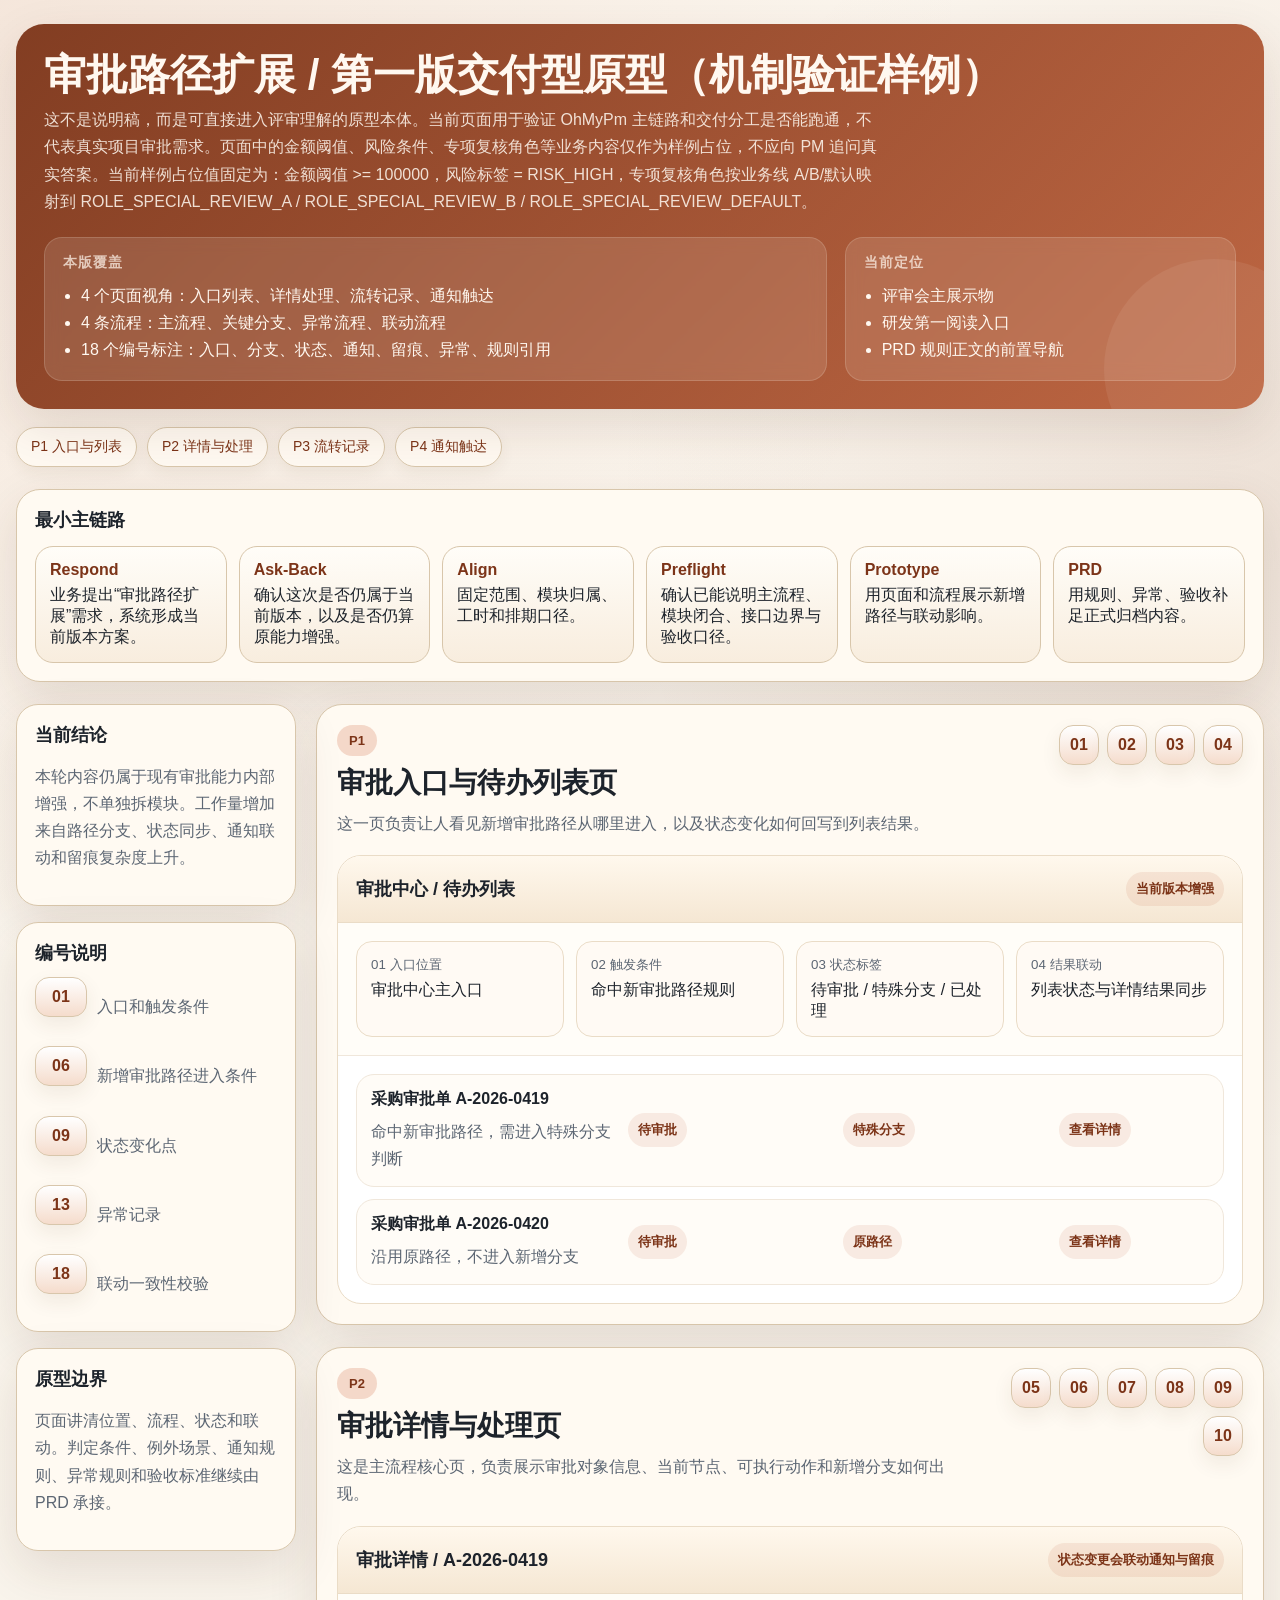
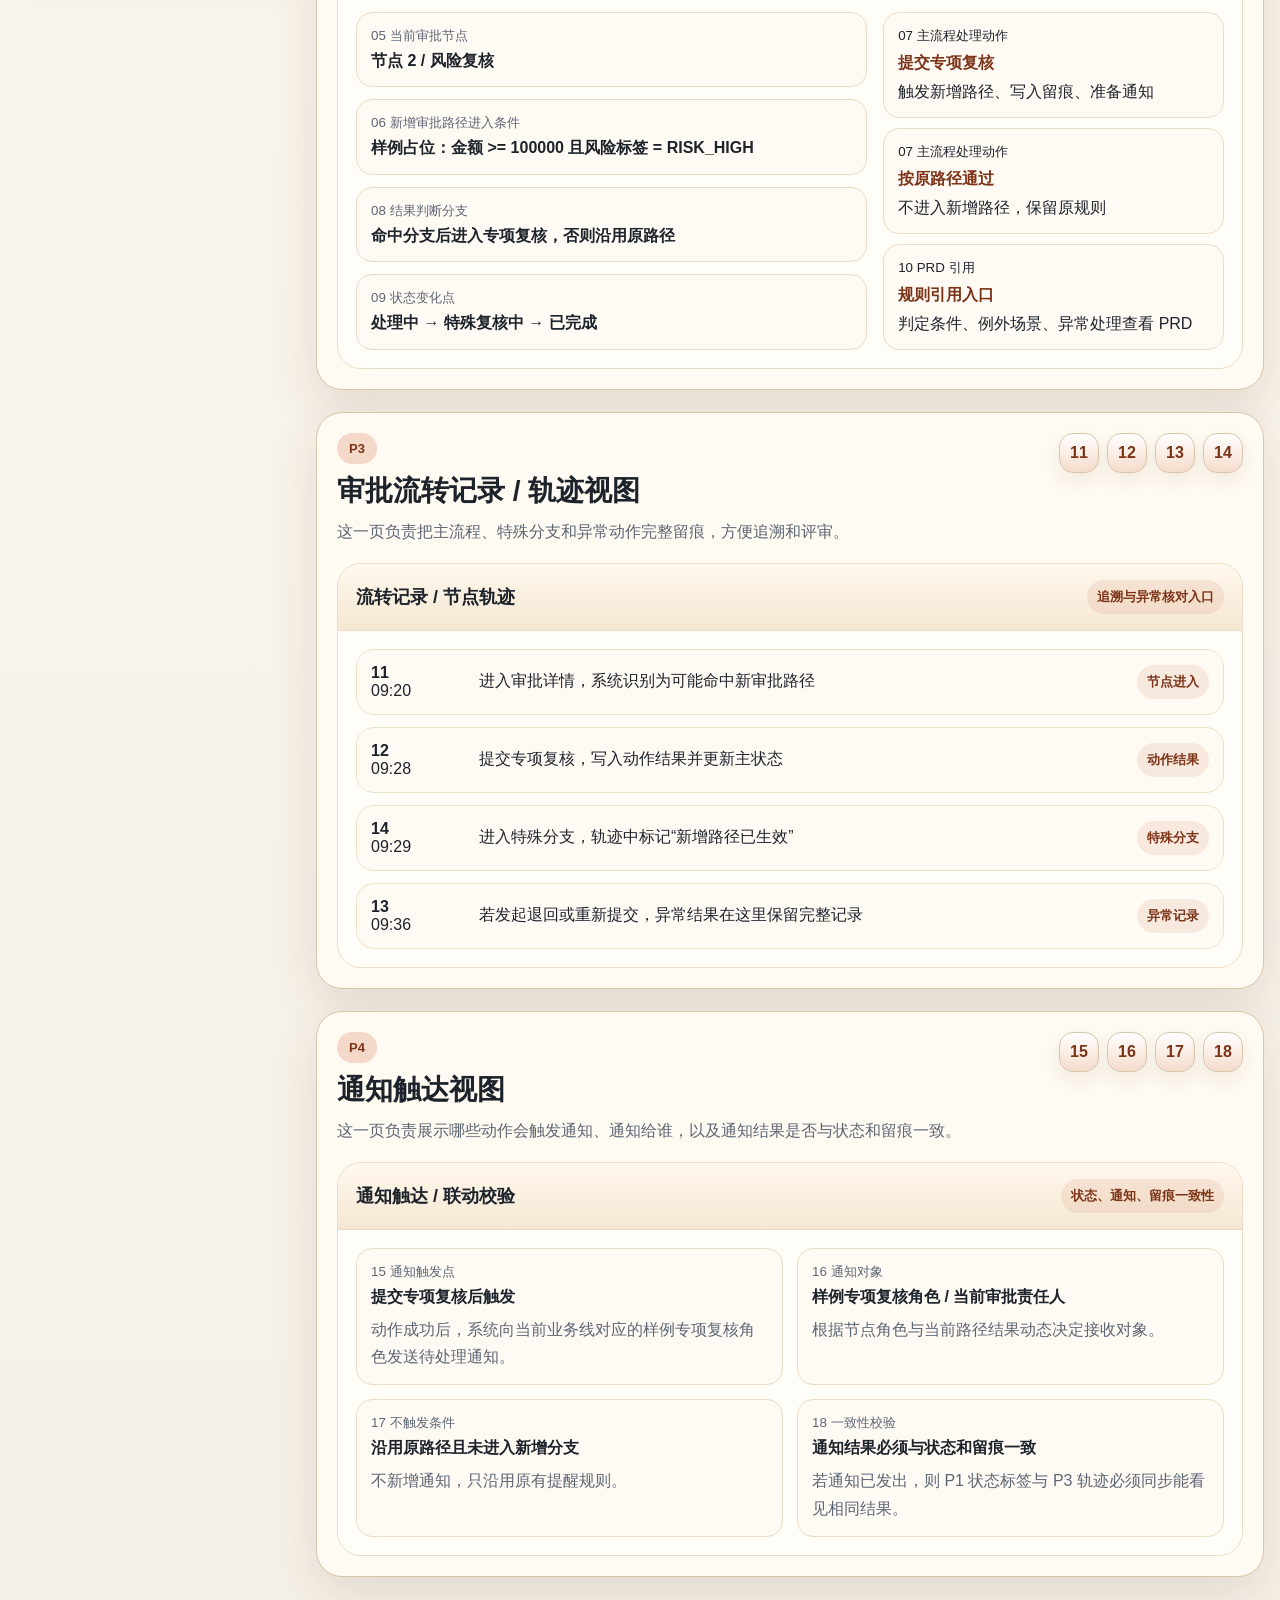
<file: docs/ohmypm/deliverables/prototype-v1/index.html>
<!DOCTYPE html>
<html lang="zh-CN">
<head>
  <meta charset="UTF-8">
  <meta name="viewport" content="width=device-width, initial-scale=1.0">
  <title>审批路径扩展 - 第一版交付型原型（机制验证样例）</title>
  <style>
    :root {
      --bg: #f6f1e8;
      --surface: #fffaf2;
      --surface-strong: #f0e3cf;
      --ink: #1d232b;
      --muted: #5c6673;
      --line: #d8c6ab;
      --accent: #b6542d;
      --accent-soft: #f4d8c9;
      --accent-deep: #7c3418;
      --ok: #2d6a4f;
      --warn: #9f4f1f;
      --shadow: 0 18px 50px rgba(71, 45, 21, 0.12);
      --radius: 20px;
    }

    * {
      box-sizing: border-box;
    }

    body {
      margin: 0;
      font-family: "Microsoft YaHei UI", "PingFang SC", "Noto Sans SC", sans-serif;
      color: var(--ink);
      background:
        radial-gradient(circle at top left, rgba(182, 84, 45, 0.10), transparent 28%),
        radial-gradient(circle at right 15%, rgba(124, 52, 24, 0.10), transparent 22%),
        linear-gradient(180deg, #fcf7ef 0%, var(--bg) 100%);
    }

    a {
      color: inherit;
      text-decoration: none;
    }

    .shell {
      width: min(1280px, calc(100vw - 32px));
      margin: 24px auto 48px;
    }

    .hero {
      background: linear-gradient(135deg, rgba(124, 52, 24, 0.95), rgba(182, 84, 45, 0.88));
      color: #fff8f0;
      border-radius: 28px;
      padding: 28px;
      box-shadow: var(--shadow);
      position: relative;
      overflow: hidden;
    }

    .hero::after {
      content: "";
      position: absolute;
      inset: auto -60px -70px auto;
      width: 220px;
      height: 220px;
      border-radius: 50%;
      background: rgba(255, 243, 231, 0.08);
    }

    .hero h1 {
      margin: 0 0 8px;
      font-size: clamp(28px, 4vw, 42px);
      line-height: 1.1;
    }

    .hero p {
      margin: 0;
      max-width: 840px;
      color: rgba(255, 248, 240, 0.86);
      line-height: 1.7;
    }

    .hero-grid {
      display: grid;
      grid-template-columns: 2fr 1fr;
      gap: 18px;
      margin-top: 22px;
    }

    .hero-card {
      background: rgba(255, 248, 240, 0.12);
      border: 1px solid rgba(255, 244, 235, 0.16);
      border-radius: 18px;
      padding: 16px 18px;
      backdrop-filter: blur(8px);
    }

    .hero-card h2 {
      margin: 0 0 10px;
      font-size: 14px;
      letter-spacing: 0.08em;
      text-transform: uppercase;
      color: rgba(255, 245, 236, 0.72);
    }

    .hero-card ul {
      margin: 0;
      padding-left: 18px;
      line-height: 1.7;
    }

    .sticky-nav {
      display: flex;
      flex-wrap: wrap;
      gap: 10px;
      margin: 18px 0 22px;
    }

    .chip {
      padding: 10px 14px;
      background: rgba(255, 250, 242, 0.96);
      border: 1px solid var(--line);
      border-radius: 999px;
      color: var(--accent-deep);
      font-size: 14px;
      box-shadow: 0 6px 16px rgba(71, 45, 21, 0.06);
    }

    .flowbar {
      background: var(--surface);
      border: 1px solid var(--line);
      border-radius: 24px;
      padding: 18px;
      box-shadow: var(--shadow);
      margin-bottom: 22px;
    }

    .flowbar h2 {
      margin: 0 0 14px;
      font-size: 18px;
    }

    .flowline {
      display: grid;
      grid-template-columns: repeat(6, minmax(0, 1fr));
      gap: 12px;
    }

    .flow-step {
      background: linear-gradient(180deg, #fffdf8, #f8edde);
      border: 1px solid var(--line);
      border-radius: 18px;
      padding: 14px;
      min-height: 110px;
      position: relative;
    }

    .flow-step strong {
      display: block;
      margin-bottom: 6px;
      color: var(--accent-deep);
    }

    .layout {
      display: grid;
      grid-template-columns: 280px 1fr;
      gap: 20px;
      align-items: start;
    }

    .sidebar {
      position: sticky;
      top: 18px;
      display: grid;
      gap: 16px;
    }

    .panel {
      background: var(--surface);
      border: 1px solid var(--line);
      border-radius: 22px;
      padding: 18px;
      box-shadow: var(--shadow);
    }

    .panel h3 {
      margin: 0 0 12px;
      font-size: 18px;
    }

    .panel p,
    .panel li {
      color: var(--muted);
      line-height: 1.7;
    }

    .screen-stack {
      display: grid;
      gap: 22px;
    }

    .screen {
      background: var(--surface);
      border: 1px solid var(--line);
      border-radius: 26px;
      padding: 20px;
      box-shadow: var(--shadow);
    }

    .screen-top {
      display: flex;
      justify-content: space-between;
      align-items: start;
      gap: 16px;
      margin-bottom: 18px;
    }

    .screen-tag {
      display: inline-flex;
      padding: 8px 12px;
      border-radius: 999px;
      background: var(--accent-soft);
      color: var(--accent-deep);
      font-weight: 700;
      font-size: 13px;
      margin-bottom: 8px;
    }

    .screen h2 {
      margin: 0;
      font-size: 28px;
    }

    .screen p {
      margin: 8px 0 0;
      color: var(--muted);
      line-height: 1.7;
    }

    .annotation-strip {
      display: flex;
      flex-wrap: wrap;
      gap: 8px;
      justify-content: flex-end;
      max-width: 360px;
    }

    .anno {
      min-width: 40px;
      height: 40px;
      border-radius: 14px;
      display: inline-flex;
      align-items: center;
      justify-content: center;
      background: linear-gradient(180deg, #fff, #f5dccc);
      border: 1px solid var(--line);
      color: var(--accent-deep);
      font-weight: 800;
      box-shadow: 0 8px 20px rgba(71, 45, 21, 0.08);
    }

    .mock {
      border-radius: 24px;
      background: #fff;
      border: 1px solid #eadcc7;
      overflow: hidden;
    }

    .mock-header {
      display: flex;
      justify-content: space-between;
      align-items: center;
      padding: 16px 18px;
      background: linear-gradient(180deg, #fff8ed, #f5e7d3);
      border-bottom: 1px solid #eadcc7;
    }

    .mock-header strong {
      font-size: 18px;
    }

    .mock-toolbar,
    .grid,
    .detail-grid,
    .timeline,
    .notify-grid {
      padding: 18px;
    }

    .mock-toolbar {
      display: grid;
      grid-template-columns: repeat(4, minmax(0, 1fr));
      gap: 12px;
      background: #fffdf8;
      border-bottom: 1px solid #f0e7db;
    }

    .field,
    .stat,
    .action-card,
    .notify-card,
    .legend {
      background: #fffaf4;
      border: 1px solid #eadcc7;
      border-radius: 16px;
      padding: 14px;
    }

    .field small,
    .stat small,
    .legend small,
    .notify-card small {
      display: block;
      color: var(--muted);
      margin-bottom: 6px;
    }

    .grid {
      display: grid;
      gap: 12px;
    }

    .row {
      display: grid;
      grid-template-columns: 1.2fr 1fr 1fr 150px;
      gap: 12px;
      align-items: center;
      background: #fffcf7;
      border: 1px solid #f0e7db;
      border-radius: 18px;
      padding: 14px;
    }

    .badge {
      display: inline-flex;
      align-items: center;
      gap: 8px;
      padding: 8px 10px;
      border-radius: 999px;
      background: rgba(182, 84, 45, 0.10);
      color: var(--accent-deep);
      font-weight: 700;
      font-size: 13px;
    }

    .detail-grid {
      display: grid;
      grid-template-columns: 1.2fr 0.8fr;
      gap: 16px;
      background: #fffdf8;
    }

    .stack {
      display: grid;
      gap: 12px;
    }

    .actions {
      display: grid;
      gap: 10px;
    }

    .action-card {
      display: grid;
      gap: 8px;
    }

    .action-card strong {
      color: var(--accent-deep);
    }

    .timeline {
      display: grid;
      gap: 12px;
      background: #fffdf8;
    }

    .timeline-item {
      display: grid;
      grid-template-columns: 96px 1fr auto;
      gap: 12px;
      align-items: center;
      border: 1px solid #eee1ca;
      border-radius: 18px;
      padding: 14px;
      background: #fffaf4;
    }

    .notify-grid {
      display: grid;
      grid-template-columns: repeat(2, minmax(0, 1fr));
      gap: 14px;
      background: #fffdf8;
    }

    .legend-list {
      display: grid;
      gap: 10px;
    }

    .legend-item {
      display: grid;
      grid-template-columns: 52px 1fr;
      gap: 10px;
      align-items: start;
    }

    .legend-item .anno {
      width: 52px;
    }

    @media (max-width: 1024px) {
      .hero-grid,
      .layout,
      .detail-grid,
      .notify-grid,
      .flowline {
        grid-template-columns: 1fr;
      }

      .sidebar {
        position: static;
      }

      .mock-toolbar,
      .row,
      .timeline-item {
        grid-template-columns: 1fr;
      }

      .annotation-strip {
        justify-content: start;
      }
    }
  </style>
</head>
<body>
  <div class="shell">
    <section class="hero">
      <h1>审批路径扩展 / 第一版交付型原型（机制验证样例）</h1>
      <p>这不是说明稿，而是可直接进入评审理解的原型本体。当前页面用于验证 OhMyPm 主链路和交付分工是否能跑通，不代表真实项目审批需求。页面中的金额阈值、风险条件、专项复核角色等业务内容仅作为样例占位，不应向 PM 追问真实答案。当前样例占位值固定为：金额阈值 >= 100000，风险标签 = RISK_HIGH，专项复核角色按业务线 A/B/默认映射到 ROLE_SPECIAL_REVIEW_A / ROLE_SPECIAL_REVIEW_B / ROLE_SPECIAL_REVIEW_DEFAULT。</p>
      <div class="hero-grid">
        <div class="hero-card">
          <h2>本版覆盖</h2>
          <ul>
            <li>4 个页面视角：入口列表、详情处理、流转记录、通知触达</li>
            <li>4 条流程：主流程、关键分支、异常流程、联动流程</li>
            <li>18 个编号标注：入口、分支、状态、通知、留痕、异常、规则引用</li>
          </ul>
        </div>
        <div class="hero-card">
          <h2>当前定位</h2>
          <ul>
            <li>评审会主展示物</li>
            <li>研发第一阅读入口</li>
            <li>PRD 规则正文的前置导航</li>
          </ul>
        </div>
      </div>
    </section>

    <nav class="sticky-nav">
      <a class="chip" href="#p1">P1 入口与列表</a>
      <a class="chip" href="#p2">P2 详情与处理</a>
      <a class="chip" href="#p3">P3 流转记录</a>
      <a class="chip" href="#p4">P4 通知触达</a>
    </nav>

    <section class="flowbar">
      <h2>最小主链路</h2>
      <div class="flowline">
        <div class="flow-step"><strong>Respond</strong> 业务提出“审批路径扩展”需求，系统形成当前版本方案。</div>
        <div class="flow-step"><strong>Ask-Back</strong> 确认这次是否仍属于当前版本，以及是否仍算原能力增强。</div>
        <div class="flow-step"><strong>Align</strong> 固定范围、模块归属、工时和排期口径。</div>
        <div class="flow-step"><strong>Preflight</strong> 确认已能说明主流程、模块闭合、接口边界与验收口径。</div>
        <div class="flow-step"><strong>Prototype</strong> 用页面和流程展示新增路径与联动影响。</div>
        <div class="flow-step"><strong>PRD</strong> 用规则、异常、验收补足正式归档内容。</div>
      </div>
    </section>

    <div class="layout">
      <aside class="sidebar">
        <section class="panel">
          <h3>当前结论</h3>
          <p>本轮内容仍属于现有审批能力内部增强，不单独拆模块。工作量增加来自路径分支、状态同步、通知联动和留痕复杂度上升。</p>
        </section>
        <section class="panel">
          <h3>编号说明</h3>
          <div class="legend-list">
            <div class="legend-item"><span class="anno">01</span><p>入口和触发条件</p></div>
            <div class="legend-item"><span class="anno">06</span><p>新增审批路径进入条件</p></div>
            <div class="legend-item"><span class="anno">09</span><p>状态变化点</p></div>
            <div class="legend-item"><span class="anno">13</span><p>异常记录</p></div>
            <div class="legend-item"><span class="anno">18</span><p>联动一致性校验</p></div>
          </div>
        </section>
        <section class="panel">
          <h3>原型边界</h3>
          <p>页面讲清位置、流程、状态和联动。判定条件、例外场景、通知规则、异常规则和验收标准继续由 PRD 承接。</p>
        </section>
      </aside>

      <main class="screen-stack">
        <section class="screen" id="p1">
          <div class="screen-top">
            <div>
              <span class="screen-tag">P1</span>
              <h2>审批入口与待办列表页</h2>
              <p>这一页负责让人看见新增审批路径从哪里进入，以及状态变化如何回写到列表结果。</p>
            </div>
            <div class="annotation-strip">
              <span class="anno">01</span>
              <span class="anno">02</span>
              <span class="anno">03</span>
              <span class="anno">04</span>
            </div>
          </div>
          <div class="mock">
            <div class="mock-header">
              <strong>审批中心 / 待办列表</strong>
              <span class="badge">当前版本增强</span>
            </div>
            <div class="mock-toolbar">
              <div class="field"><small>01 入口位置</small>审批中心主入口</div>
              <div class="field"><small>02 触发条件</small>命中新审批路径规则</div>
              <div class="field"><small>03 状态标签</small>待审批 / 特殊分支 / 已处理</div>
              <div class="field"><small>04 结果联动</small>列表状态与详情结果同步</div>
            </div>
            <div class="grid">
              <div class="row">
                <div>
                  <strong>采购审批单 A-2026-0419</strong>
                  <p>命中新审批路径，需进入特殊分支判断</p>
                </div>
                <div><span class="badge">待审批</span></div>
                <div><span class="badge">特殊分支</span></div>
                <div><span class="badge">查看详情</span></div>
              </div>
              <div class="row">
                <div>
                  <strong>采购审批单 A-2026-0420</strong>
                  <p>沿用原路径，不进入新增分支</p>
                </div>
                <div><span class="badge">待审批</span></div>
                <div><span class="badge">原路径</span></div>
                <div><span class="badge">查看详情</span></div>
              </div>
            </div>
          </div>
        </section>

        <section class="screen" id="p2">
          <div class="screen-top">
            <div>
              <span class="screen-tag">P2</span>
              <h2>审批详情与处理页</h2>
              <p>这是主流程核心页，负责展示审批对象信息、当前节点、可执行动作和新增分支如何出现。</p>
            </div>
            <div class="annotation-strip">
              <span class="anno">05</span>
              <span class="anno">06</span>
              <span class="anno">07</span>
              <span class="anno">08</span>
              <span class="anno">09</span>
              <span class="anno">10</span>
            </div>
          </div>
          <div class="mock">
            <div class="mock-header">
              <strong>审批详情 / A-2026-0419</strong>
              <span class="badge">状态变更会联动通知与留痕</span>
            </div>
            <div class="detail-grid">
              <div class="stack">
                <div class="stat"><small>05 当前审批节点</small><strong>节点 2 / 风险复核</strong></div>
                <div class="stat"><small>06 新增审批路径进入条件</small><strong>样例占位：金额 &gt;= 100000 且风险标签 = RISK_HIGH</strong></div>
                <div class="stat"><small>08 结果判断分支</small><strong>命中分支后进入专项复核，否则沿用原路径</strong></div>
                <div class="stat"><small>09 状态变化点</small><strong>处理中 → 特殊复核中 → 已完成</strong></div>
              </div>
              <div class="actions">
                <div class="action-card">
                  <small>07 主流程处理动作</small>
                  <strong>提交专项复核</strong>
                  <span>触发新增路径、写入留痕、准备通知</span>
                </div>
                <div class="action-card">
                  <small>07 主流程处理动作</small>
                  <strong>按原路径通过</strong>
                  <span>不进入新增路径，保留原规则</span>
                </div>
                <div class="action-card">
                  <small>10 PRD 引用</small>
                  <strong>规则引用入口</strong>
                  <span>判定条件、例外场景、异常处理查看 PRD</span>
                </div>
              </div>
            </div>
          </div>
        </section>

        <section class="screen" id="p3">
          <div class="screen-top">
            <div>
              <span class="screen-tag">P3</span>
              <h2>审批流转记录 / 轨迹视图</h2>
              <p>这一页负责把主流程、特殊分支和异常动作完整留痕，方便追溯和评审。</p>
            </div>
            <div class="annotation-strip">
              <span class="anno">11</span>
              <span class="anno">12</span>
              <span class="anno">13</span>
              <span class="anno">14</span>
            </div>
          </div>
          <div class="mock">
            <div class="mock-header">
              <strong>流转记录 / 节点轨迹</strong>
              <span class="badge">追溯与异常核对入口</span>
            </div>
            <div class="timeline">
              <div class="timeline-item">
                <div><strong>11</strong><br>09:20</div>
                <div>进入审批详情，系统识别为可能命中新审批路径</div>
                <div><span class="badge">节点进入</span></div>
              </div>
              <div class="timeline-item">
                <div><strong>12</strong><br>09:28</div>
                <div>提交专项复核，写入动作结果并更新主状态</div>
                <div><span class="badge">动作结果</span></div>
              </div>
              <div class="timeline-item">
                <div><strong>14</strong><br>09:29</div>
                <div>进入特殊分支，轨迹中标记“新增路径已生效”</div>
                <div><span class="badge">特殊分支</span></div>
              </div>
              <div class="timeline-item">
                <div><strong>13</strong><br>09:36</div>
                <div>若发起退回或重新提交，异常结果在这里保留完整记录</div>
                <div><span class="badge">异常记录</span></div>
              </div>
            </div>
          </div>
        </section>

        <section class="screen" id="p4">
          <div class="screen-top">
            <div>
              <span class="screen-tag">P4</span>
              <h2>通知触达视图</h2>
              <p>这一页负责展示哪些动作会触发通知、通知给谁，以及通知结果是否与状态和留痕一致。</p>
            </div>
            <div class="annotation-strip">
              <span class="anno">15</span>
              <span class="anno">16</span>
              <span class="anno">17</span>
              <span class="anno">18</span>
            </div>
          </div>
          <div class="mock">
            <div class="mock-header">
              <strong>通知触达 / 联动校验</strong>
              <span class="badge">状态、通知、留痕一致性</span>
            </div>
            <div class="notify-grid">
              <div class="notify-card">
                <small>15 通知触发点</small>
                <strong>提交专项复核后触发</strong>
                <p>动作成功后，系统向当前业务线对应的样例专项复核角色发送待处理通知。</p>
              </div>
              <div class="notify-card">
                <small>16 通知对象</small>
                <strong>样例专项复核角色 / 当前审批责任人</strong>
                <p>根据节点角色与当前路径结果动态决定接收对象。</p>
              </div>
              <div class="notify-card">
                <small>17 不触发条件</small>
                <strong>沿用原路径且未进入新增分支</strong>
                <p>不新增通知，只沿用原有提醒规则。</p>
              </div>
              <div class="notify-card">
                <small>18 一致性校验</small>
                <strong>通知结果必须与状态和留痕一致</strong>
                <p>若通知已发出，则 P1 状态标签与 P3 轨迹必须同步能看见相同结果。</p>
              </div>
            </div>
          </div>
        </section>
      </main>
    </div>
  </div>
</body>
</html>
</file>
